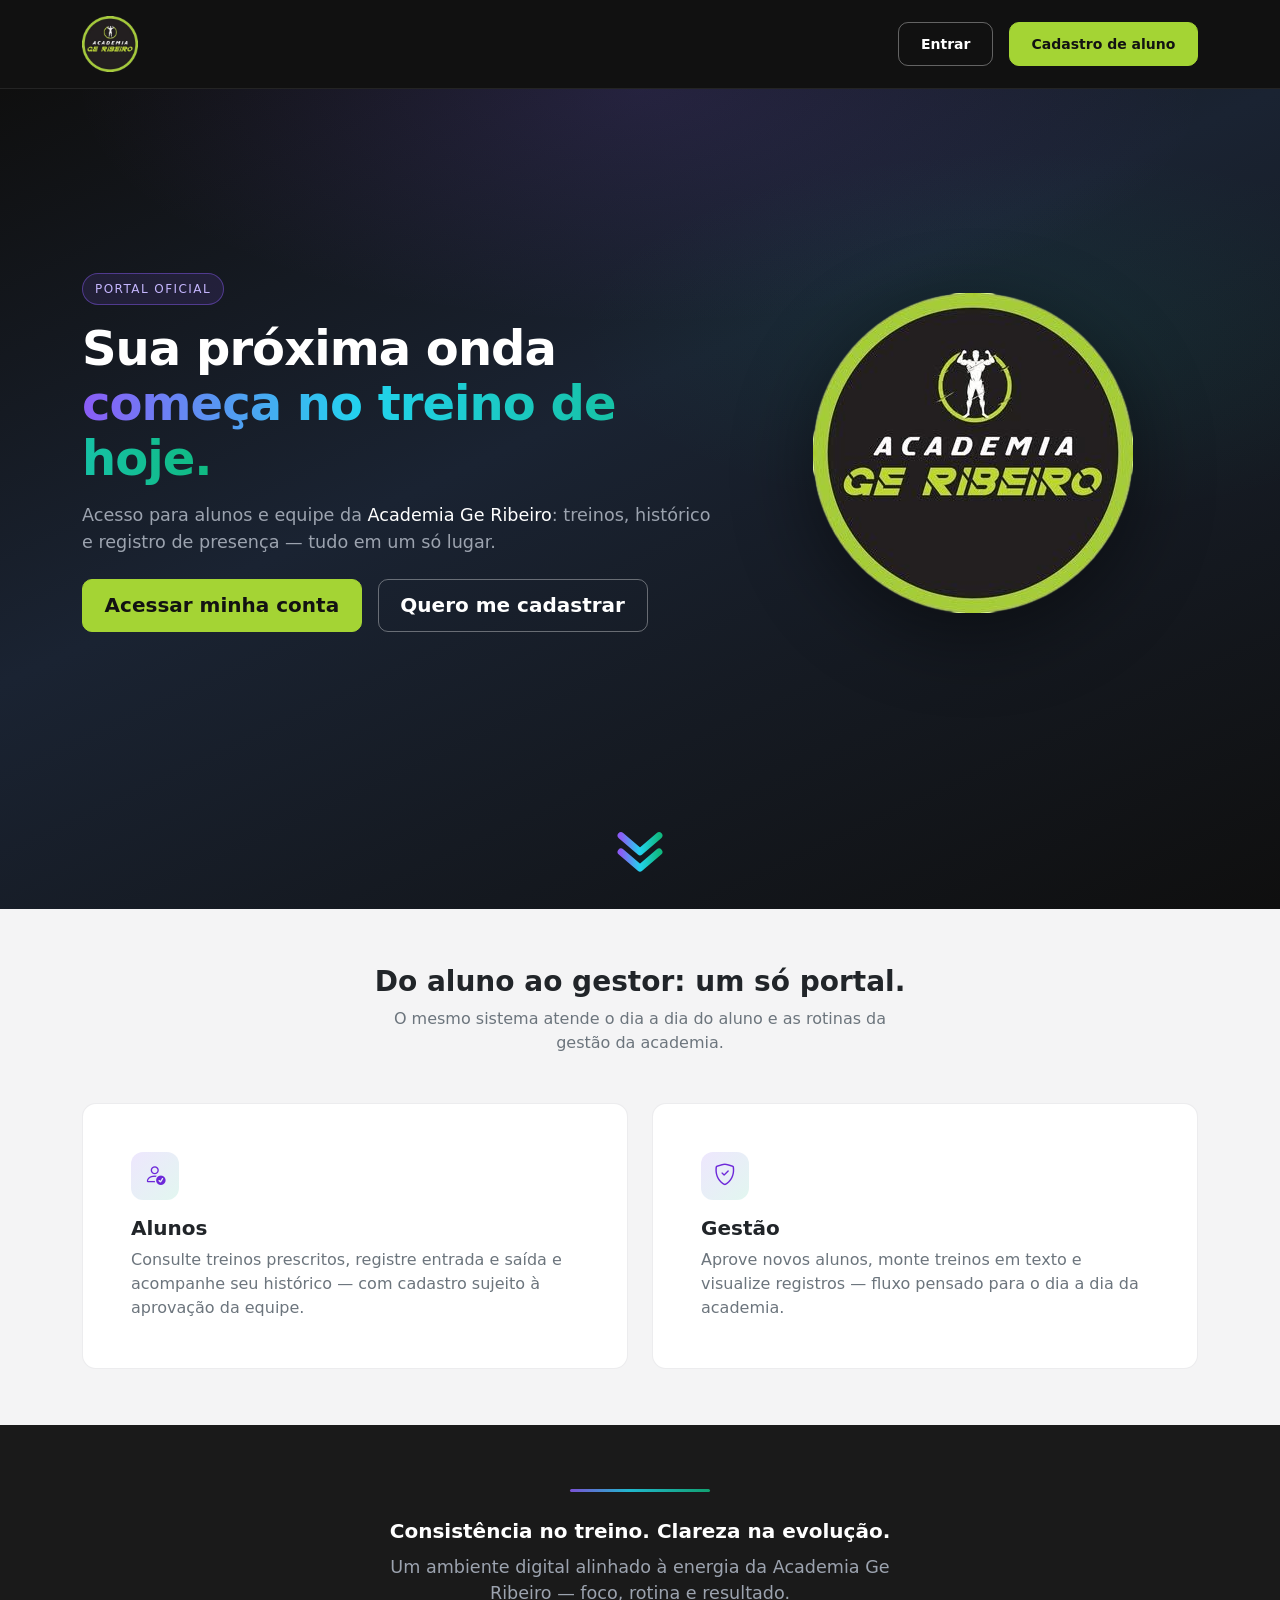
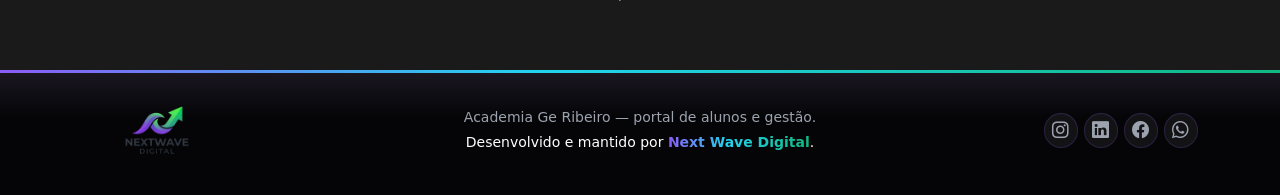
<file: front/index.html>
<!DOCTYPE html>
<html lang="pt-BR">
  <head>
    <meta charset="utf-8" />
    <meta name="viewport" content="width=device-width, initial-scale=1" />
    <meta
      name="description"
      content="Portal Academia Ge Ribeiro — área do aluno e gestão. Treinos, histórico e registro de presença."
    />
    <title>Academia Ge Ribeiro — Portal</title>
    <link rel="icon" href="assets/branding/geribeiro/geribeiro.png" type="image/png" sizes="any" />
    <link rel="apple-touch-icon" href="assets/branding/geribeiro/geribeiro.png" />
    <link
      href="https://cdn.jsdelivr.net/npm/bootstrap@5.3.3/dist/css/bootstrap.min.css"
      rel="stylesheet"
    />
    <link
      href="https://cdn.jsdelivr.net/npm/bootstrap-icons@1.11.3/font/bootstrap-icons.min.css"
      rel="stylesheet"
    />
    <link href="assets/css/theme-landing.css" rel="stylesheet" />
  </head>
  <body class="landing-body">
    <nav class="landing-nav navbar navbar-expand navbar-dark sticky-top">
      <div class="container py-2">
        <a class="navbar-brand d-flex align-items-center gap-2 py-0" href="index.html">
          <img src="assets/branding/geribeiro/geribeiro.png" alt="Academia Ge Ribeiro" />
        </a>
        <div class="navbar-nav ms-auto flex-row gap-2 gap-sm-3 align-items-center">
          <a class="btn btn-sm btn-gr-outline" href="login.html">Entrar</a>
          <a class="btn btn-sm btn-gr-primary" href="register.html">Cadastro de aluno</a>
        </div>
      </div>
    </nav>

    <header class="landing-hero">
      <div class="hero-main">
        <div class="container py-4 py-lg-5">
          <div class="row align-items-center gy-4 gy-lg-0">
            <div class="col-lg-7 text-center text-lg-start">
              <p class="landing-badge mb-3">Portal oficial</p>
              <h1 class="display-5 display-tight fw-bold text-white mb-3">
                Sua próxima onda<br />
                <span class="hero-accent-line">começa no treino de hoje.</span>
              </h1>
              <p class="lead lead-muted mb-4">
                Acesso para alunos e equipe da <strong class="text-white">Academia Ge Ribeiro</strong>:
                treinos, histórico e registro de presença — tudo em um só lugar.
              </p>
              <div class="d-flex flex-column flex-sm-row gap-3 justify-content-center justify-content-lg-start">
                <a class="btn btn-gr-primary btn-lg" href="login.html">Acessar minha conta</a>
                <a class="btn btn-gr-outline btn-lg" href="register.html">Quero me cadastrar</a>
              </div>
            </div>
            <div class="col-lg-5 text-center">
              <div class="p-3 p-lg-4">
                <img
                  class="img-fluid hero-brand-img"
                  src="assets/branding/geribeiro/geribeiro.png"
                  alt=""
                />
              </div>
            </div>
          </div>
        </div>
      </div>
      <div class="hero-scroll-hint">
        <a
          class="hero-scroll-btn"
          href="#conteudo"
          aria-label="Rolar para o conteúdo abaixo"
          title="Ver mais"
        >
          <svg
            class="hero-scroll-svg"
            viewBox="0 0 56 56"
            width="56"
            height="56"
            aria-hidden="true"
            xmlns="http://www.w3.org/2000/svg"
          >
            <defs>
              <linearGradient id="heroScrollChevronGrad" x1="0%" y1="0%" x2="100%" y2="0%">
                <stop offset="0%" stop-color="#8b5cf6" />
                <stop offset="50%" stop-color="#22d3ee" />
                <stop offset="100%" stop-color="#10b981" />
              </linearGradient>
            </defs>
            <path
              class="hero-scroll-stroke"
              d="M14 22 L28 34 L42 22"
              fill="none"
              stroke="url(#heroScrollChevronGrad)"
              stroke-width="5"
              stroke-linecap="round"
              stroke-linejoin="round"
            />
            <path
              class="hero-scroll-stroke"
              d="M14 10 L28 22 L42 10"
              fill="none"
              stroke="url(#heroScrollChevronGrad)"
              stroke-width="5"
              stroke-linecap="round"
              stroke-linejoin="round"
            />
          </svg>
        </a>
      </div>
    </header>

    <section id="conteudo" class="section-light py-5" tabindex="-1">
      <div class="container py-lg-2">
        <div class="text-center mb-5">
          <h2 class="h3 fw-bold text-dark">Do aluno ao gestor: um só portal.</h2>
          <p class="text-secondary mb-0 mx-auto" style="max-width: 520px">
            O mesmo sistema atende o dia a dia do aluno e as rotinas da gestão da academia.
          </p>
        </div>
        <div class="row g-4">
          <div class="col-md-6">
            <div class="feature-card p-4 p-lg-5">
              <div class="feature-icon mb-3">
                <i class="bi bi-person-check" aria-hidden="true"></i>
              </div>
              <h3 class="h5 fw-bold text-dark mb-2">Alunos</h3>
              <p class="text-secondary mb-0">
                Consulte treinos prescritos, registre entrada e saída e acompanhe seu histórico —
                com cadastro sujeito à aprovação da equipe.
              </p>
            </div>
          </div>
          <div class="col-md-6">
            <div class="feature-card p-4 p-lg-5">
              <div class="feature-icon mb-3">
                <i class="bi bi-shield-check" aria-hidden="true"></i>
              </div>
              <h3 class="h5 fw-bold text-dark mb-2">Gestão</h3>
              <p class="text-secondary mb-0">
                Aprove novos alunos, monte treinos em texto e visualize registros — fluxo pensado para
                o dia a dia da academia.
              </p>
            </div>
          </div>
        </div>
      </div>
    </section>

    <section class="section-dark py-5">
      <div class="container text-center py-lg-3">
        <div class="divider-soft mb-4"></div>
        <p class="fs-5 fw-semibold text-white mb-2">Consistência no treino. Clareza na evolução.</p>
        <p class="lead-muted mb-0 mx-auto" style="max-width: 560px">
          Um ambiente digital alinhado à energia da Academia Ge Ribeiro — foco, rotina e resultado.
        </p>
      </div>
    </section>

    <footer class="landing-footer pt-0 pb-2">
      <div class="footer-nw-gradient-bar" aria-hidden="true"></div>
      <div class="container py-2 py-md-3">
        <div class="row align-items-center gy-2 gy-md-3 footer-nw-row">
          <div class="col-md-4 text-center text-md-start">
            <img
              class="nw-logo-footer"
              src="assets/branding/nextwave/logo-png.png"
              alt="Next Wave Digital"
            />
          </div>
          <div class="col-md-4 footer-nw-text text-center">
            <p class="small mb-1 footer-line-gr">
              Academia Ge Ribeiro — portal de alunos e gestão.
            </p>
            <p class="small mb-0 footer-line-nw">
              Desenvolvido e mantido por <strong>Next Wave Digital</strong>.
            </p>
          </div>
          <div class="col-md-4 text-center text-md-end">
            <div class="footer-social">
              <a class="footer-social-link" href="#" aria-label="Instagram" title="Instagram">
                <i class="bi bi-instagram" aria-hidden="true"></i>
              </a>
              <a class="footer-social-link" href="#" aria-label="LinkedIn" title="LinkedIn">
                <i class="bi bi-linkedin" aria-hidden="true"></i>
              </a>
              <a class="footer-social-link" href="#" aria-label="Facebook" title="Facebook">
                <i class="bi bi-facebook" aria-hidden="true"></i>
              </a>
              <a class="footer-social-link" href="#" aria-label="WhatsApp" title="WhatsApp">
                <i class="bi bi-whatsapp" aria-hidden="true"></i>
              </a>
            </div>
          </div>
        </div>
      </div>
    </footer>

    <script src="https://cdn.jsdelivr.net/npm/bootstrap@5.3.3/dist/js/bootstrap.bundle.min.js"></script>
  </body>
</html>
</file>
<file: front/assets/css/theme-landing.css>
/* Academia Ge Ribeiro — landing (tokens + componentes locais) */
:root {
  --gr-black: #121212;
  --gr-surface: #1a1a1a;
  --gr-surface-alt: #252525;
  --gr-accent: #a4d434;
  --gr-accent-soft: rgba(164, 212, 52, 0.15);
  --gr-accent-hover: #bfe043;
  --gr-white: #ffffff;
  --gr-muted: #9ca3af;
  --gr-light-bg: #f4f4f5;
  --gr-border: rgba(255, 255, 255, 0.08);

  /* Next Wave Digital — paleta oficial (documento paleta-nextwave) */
  --nw-purple: #8b5cf6;
  --nw-purple-light: #c4b5fd;
  --nw-purple-deep: #6d28d9;
  --nw-green: #10b981;
  --nw-green-mid: #6ee7b7;
  --nw-neutral-muted: #9ca3af;
  /* Gradiente da marca: roxo → verde */
  --nw-gradient: linear-gradient(90deg, #8b5cf6 0%, #22d3ee 42%, #10b981 100%);
  /* Hero em altura de janela — desconta navbar aproximada */
  --landing-nav-offset: 5rem;
}

html {
  scroll-behavior: smooth;
}

@media (prefers-reduced-motion: reduce) {
  html {
    scroll-behavior: auto;
  }
}

.landing-body {
  font-family: system-ui, -apple-system, "Segoe UI", Roboto, "Helvetica Neue", Arial, sans-serif;
  color: var(--gr-white);
  background: var(--gr-black);
}

.landing-nav {
  background: rgba(18, 18, 18, 0.92);
  backdrop-filter: blur(10px);
  border-bottom: 1px solid var(--gr-border);
}

.landing-nav .navbar-brand img {
  height: 52px;
  width: auto;
}

@media (min-width: 576px) {
  .landing-nav .navbar-brand img {
    height: 56px;
  }
}

.landing-hero {
  position: relative;
  overflow: hidden;
  background: linear-gradient(155deg, #0f0f0f 0%, #1a2332 42%, #0f0f0f 100%);
  display: flex;
  flex-direction: column;
  min-height: calc(100vh - var(--landing-nav-offset));
  min-height: calc(100dvh - var(--landing-nav-offset));
}

.landing-hero::before {
  content: "";
  position: absolute;
  inset: 0;
  background:
    radial-gradient(ellipse 85% 55% at 50% 0%, rgba(139, 92, 246, 0.14), transparent 52%),
    radial-gradient(ellipse 70% 45% at 80% 30%, rgba(16, 185, 129, 0.08), transparent 50%);
  pointer-events: none;
}

.hero-main {
  position: relative;
  z-index: 1;
  flex: 1 1 auto;
  display: flex;
  align-items: center;
  min-height: 0;
}

.hero-main .container {
  width: 100%;
}

.hero-brand-img {
  max-height: min(280px, 38vh);
  width: auto;
  filter: drop-shadow(0 20px 40px rgba(0, 0, 0, 0.45));
}

@media (min-width: 992px) {
  .hero-brand-img {
    max-height: min(320px, 42vh);
  }
}

.hero-scroll-hint {
  position: relative;
  z-index: 1;
  flex-shrink: 0;
  display: flex;
  justify-content: center;
  /* Perto da borda inferior; safe-area preservada em notch/home indicator */
  padding-bottom: max(0.35rem, env(safe-area-inset-bottom));
}

.hero-scroll-btn {
  display: inline-flex;
  align-items: center;
  justify-content: center;
  padding: 0.35rem;
  line-height: 0;
  color: inherit;
  text-decoration: none;
  transition:
    filter 0.2s ease,
    transform 0.2s ease;
  animation: hero-scroll-nudge 2.2s ease-in-out infinite;
}

/* SVG (não ícone em fonte): traço grosso + tamanho realmente visível */
.hero-scroll-btn .hero-scroll-svg {
  display: block;
  width: clamp(3.25rem, 10vw, 4.75rem);
  height: auto;
  overflow: visible;
}

.hero-scroll-btn:hover .hero-scroll-svg,
.hero-scroll-btn:focus-visible .hero-scroll-svg {
  filter: brightness(1.15) drop-shadow(0 2px 8px rgba(139, 92, 246, 0.35));
}

.hero-scroll-btn:focus-visible {
  outline: 2px solid rgba(196, 181, 253, 0.6);
  outline-offset: 4px;
  border-radius: 12px;
}

@media (prefers-reduced-motion: reduce) {
  .hero-scroll-btn {
    animation: none;
  }
}

@keyframes hero-scroll-nudge {
  0%,
  100% {
    transform: translateY(0);
    opacity: 0.65;
  }
  50% {
    transform: translateY(10px);
    opacity: 1;
  }
}

.landing-badge {
  display: inline-block;
  font-size: 0.75rem;
  letter-spacing: 0.12em;
  text-transform: uppercase;
  color: var(--nw-purple-light);
  border: 1px solid rgba(139, 92, 246, 0.45);
  padding: 0.35rem 0.75rem;
  border-radius: 999px;
  background: rgba(139, 92, 246, 0.12);
}

.display-tight {
  letter-spacing: -0.02em;
  line-height: 1.15;
}

/* Destaque do hero — alinhado ao gradiente Next Wave */
.hero-accent-line {
  background: var(--nw-gradient);
  -webkit-background-clip: text;
  background-clip: text;
  color: transparent;
}

.lead-muted {
  color: var(--gr-muted);
  font-size: 1.1rem;
}

.btn-gr-primary {
  --bs-btn-color: var(--gr-black);
  --bs-btn-bg: var(--gr-accent);
  --bs-btn-border-color: var(--gr-accent);
  --bs-btn-hover-bg: var(--gr-accent-hover);
  --bs-btn-hover-border-color: var(--gr-accent-hover);
  --bs-btn-focus-shadow-rgb: 164, 212, 52;
  font-weight: 600;
  padding: 0.65rem 1.35rem;
  border-radius: 10px;
}

.btn-gr-outline {
  --bs-btn-color: var(--gr-white);
  --bs-btn-border-color: rgba(255, 255, 255, 0.35);
  --bs-btn-hover-bg: rgba(255, 255, 255, 0.08);
  --bs-btn-hover-border-color: var(--gr-white);
  font-weight: 600;
  padding: 0.65rem 1.35rem;
  border-radius: 10px;
}

.section-light {
  background: var(--gr-light-bg);
  color: #111827;
}

.section-dark {
  background: var(--gr-surface);
  color: var(--gr-white);
}

.feature-card {
  border-radius: 14px;
  border: 1px solid rgba(17, 24, 39, 0.08);
  background: #fff;
  height: 100%;
  transition: box-shadow 0.2s ease, transform 0.2s ease;
}

.feature-card:hover {
  box-shadow: 0 12px 40px rgba(0, 0, 0, 0.08);
  transform: translateY(-2px);
}

.feature-icon {
  width: 48px;
  height: 48px;
  border-radius: 12px;
  background: linear-gradient(
    135deg,
    rgba(139, 92, 246, 0.15) 0%,
    rgba(16, 185, 129, 0.12) 100%
  );
  color: var(--nw-purple-deep);
  display: flex;
  align-items: center;
  justify-content: center;
  font-size: 1.35rem;
}

/* Barra superior do rodapé — gradiente oficial Next Wave */
.footer-nw-gradient-bar {
  height: 3px;
  background: var(--nw-gradient);
}

.landing-footer {
  position: relative;
  background: linear-gradient(180deg, rgba(139, 92, 246, 0.07) 0%, #050508 38%, #050508 100%);
  border-top: none;
}

.landing-footer .nw-logo-footer {
  max-height: 72px;
  width: auto;
  opacity: 0.98;
}

@media (min-width: 768px) {
  .landing-footer .nw-logo-footer {
    max-height: 82px;
  }
}

.footer-nw-text .footer-line-gr {
  color: var(--nw-neutral-muted);
  margin-bottom: 0.2rem;
}

.footer-nw-text .footer-line-nw {
  color: var(--gr-white);
}

.footer-nw-text .footer-line-nw strong {
  background: var(--nw-gradient);
  -webkit-background-clip: text;
  background-clip: text;
  color: transparent;
}

.footer-social {
  display: flex;
  flex-wrap: wrap;
  gap: 0.35rem;
  justify-content: center;
}

@media (min-width: 768px) {
  .footer-social {
    justify-content: flex-end;
  }
}

.footer-social-link {
  display: inline-flex;
  align-items: center;
  justify-content: center;
  width: 2.15rem;
  height: 2.15rem;
  border-radius: 999px;
  font-size: 1.05rem;
  color: var(--nw-neutral-muted);
  background: rgba(255, 255, 255, 0.06);
  border: 1px solid rgba(139, 92, 246, 0.2);
  transition:
    color 0.2s ease,
    border-color 0.2s ease,
    background 0.2s ease,
    transform 0.15s ease;
}

.footer-social-link:hover {
  color: var(--gr-white);
  border-color: rgba(16, 185, 129, 0.45);
  background: linear-gradient(
    145deg,
    rgba(139, 92, 246, 0.28) 0%,
    rgba(16, 185, 129, 0.22) 100%
  );
  transform: translateY(-2px);
}

.footer-social-link:focus-visible {
  outline: 2px solid var(--nw-purple-light);
  outline-offset: 2px;
}

.divider-soft {
  height: 3px;
  border-radius: 999px;
  background: var(--nw-gradient);
  margin: 0 auto;
  max-width: 140px;
  opacity: 0.85;
}
</file>
